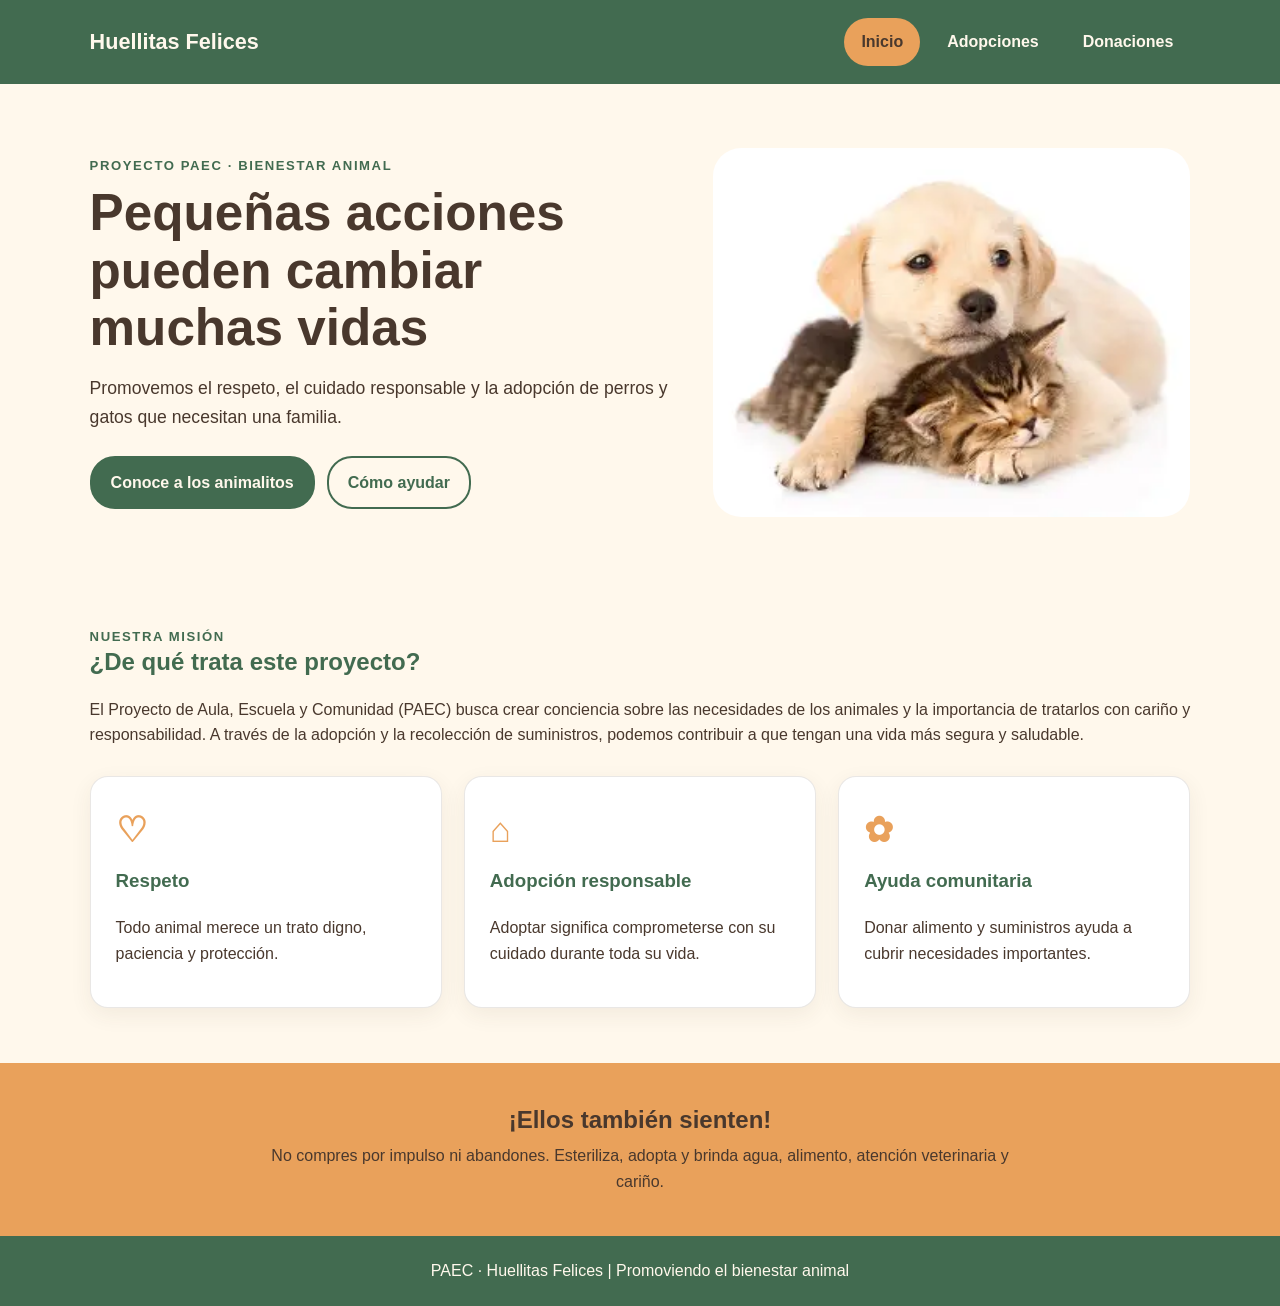
<file: index.html>
<!DOCTYPE html>
<html lang="es">
<head>
    <meta charset="UTF-8">
    <meta name="viewport" content="width=device-width, initial-scale=1.0">
    <meta name="description" content="Proyecto PAEC para promover el bienestar y el cuidado responsable de los animales.">
    <title>PAEC | Bienestar Animal</title>
    <link rel="stylesheet" href="estilo.css">
</head>
<body>
    <!-- Encabezado y menú principal -->
    <header class="encabezado">
        <a class="marca" href="index.html">Huellitas Felices</a>
        <nav aria-label="Navegación principal">
            <ul class="menu">
                <li><a class="activo" href="index.html">Inicio</a></li>
                <li><a href="Adopciones.html">Adopciones</a></li>
                <li><a href="Donaciones.html">Donaciones</a></li>
            </ul>
        </nav>
    </header>

    <!-- Contenido principal de la página de inicio -->
    <main>
        <section class="hero">
            <div class="hero-texto">
                <p class="etiqueta">Proyecto PAEC · Bienestar animal</p>
                <h1>Pequeñas acciones pueden cambiar muchas vidas</h1>
                <p>Promovemos el respeto, el cuidado responsable y la adopción de perros y gatos que necesitan una familia.</p>
                <div class="acciones">
                    <a class="boton" href="Adopciones.html">Conoce a los animalitos</a>
                    <a class="boton boton-secundario" href="Donaciones.html">Cómo ayudar</a>
                </div>
            </div>
            <img class="hero-imagen" src="img/loki.webp"Perro y gato descansando juntos">
        </section>

        <section class="seccion contenido">
            <p class="etiqueta">Nuestra misión</p>
            <h2>¿De qué trata este proyecto?</h2>
            <p>El Proyecto de Aula, Escuela y Comunidad (PAEC) busca crear conciencia sobre las necesidades de los animales y la importancia de tratarlos con cariño y responsabilidad. A través de la adopción y la recolección de suministros, podemos contribuir a que tengan una vida más segura y saludable.</p>
            <div class="tarjetas tres-columnas">
                <article class="tarjeta">
                    <span class="icono" aria-hidden="true">♡</span>
                    <h3>Respeto</h3>
                    <p>Todo animal merece un trato digno, paciencia y protección.</p>
                </article>
                <article class="tarjeta">
                    <span class="icono" aria-hidden="true">⌂</span>
                    <h3>Adopción responsable</h3>
                    <p>Adoptar significa comprometerse con su cuidado durante toda su vida.</p>
                </article>
                <article class="tarjeta">
                    <span class="icono" aria-hidden="true">✿</span>
                    <h3>Ayuda comunitaria</h3>
                    <p>Donar alimento y suministros ayuda a cubrir necesidades importantes.</p>
                </article>
            </div>
        </section>

        <aside class="mensaje">
            <h2>¡Ellos también sienten!</h2>
            <p>No compres por impulso ni abandones. Esteriliza, adopta y brinda agua, alimento, atención veterinaria y cariño.</p>
        </aside>
    </main>

    <!-- Pie de página compartido -->
    <footer class="pie">
        <p>PAEC · Huellitas Felices | Promoviendo el bienestar animal</p>
    </footer>
</body>
</html>
</file>
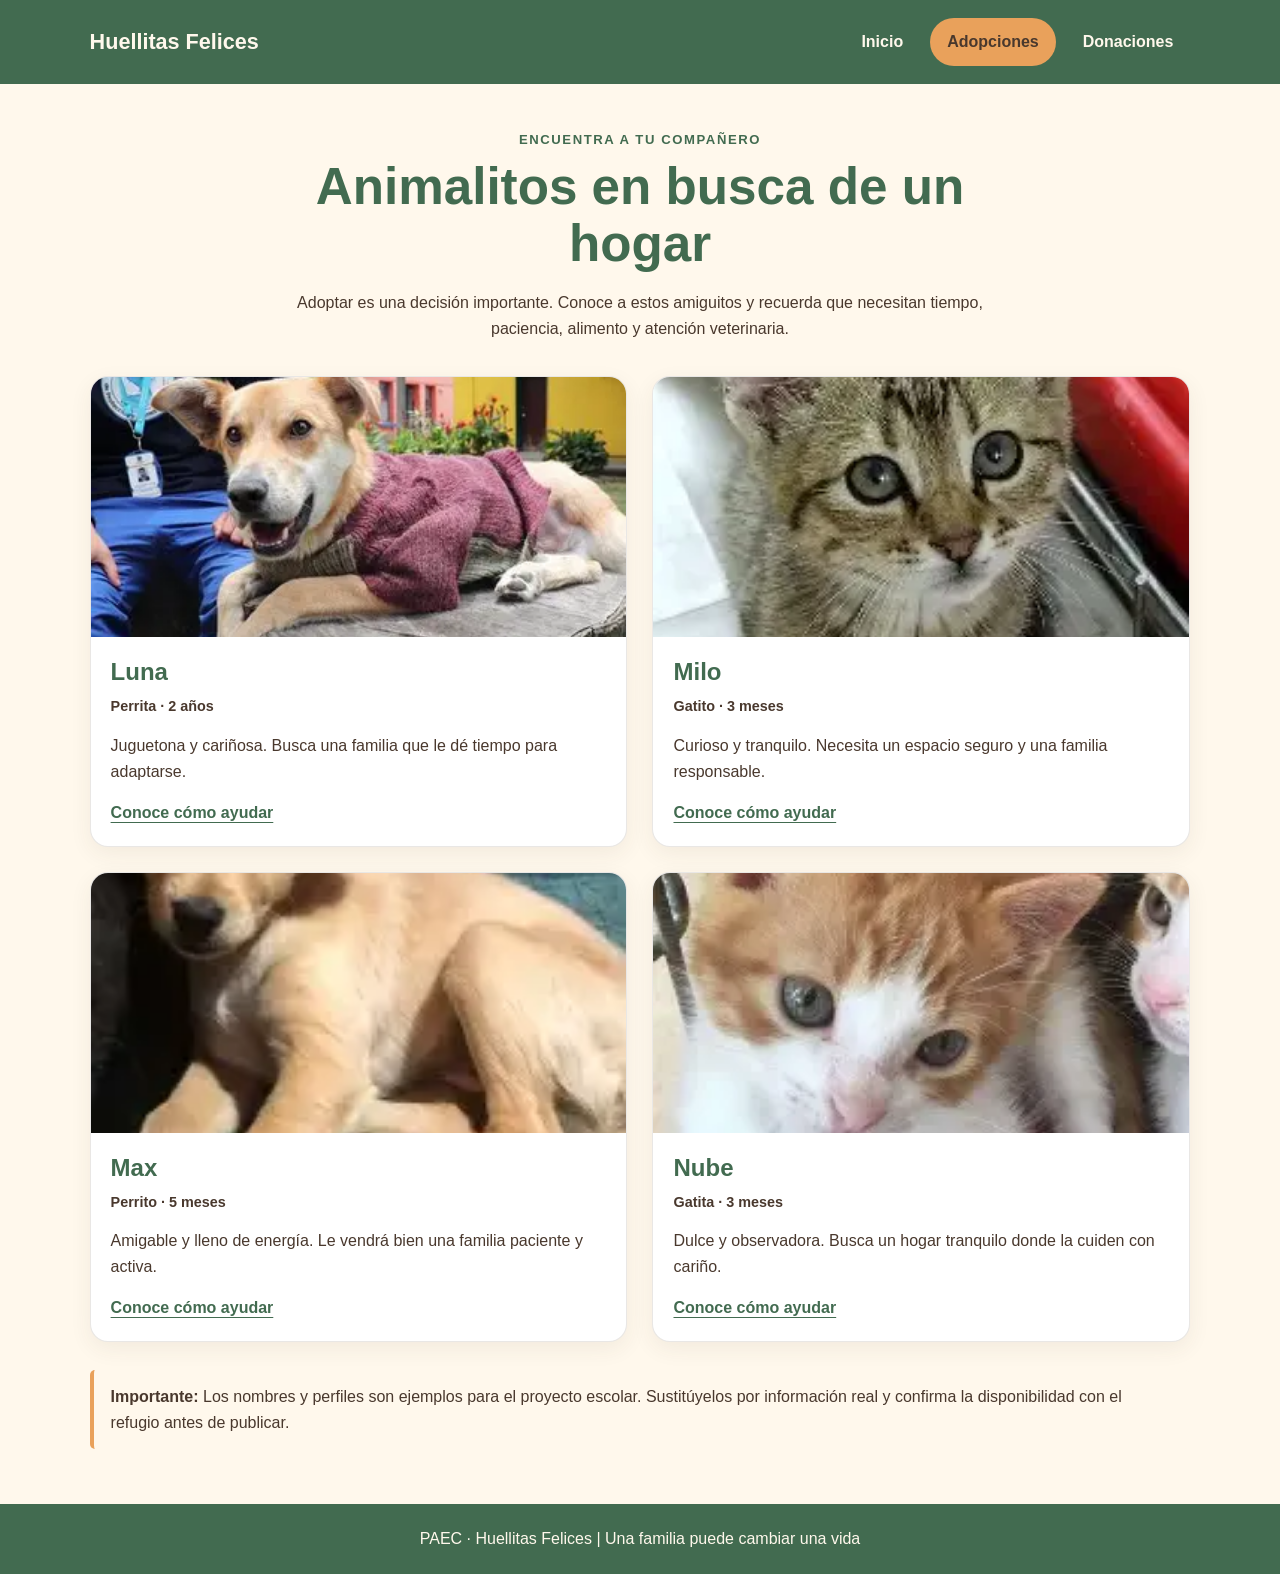
<file: Adopciones.html>
<!DOCTYPE html>
<html lang="es">
<head>
    <meta charset="UTF-8">
    <meta name="viewport" content="width=device-width, initial-scale=1.0">
    <meta name="description" content="Conoce algunos animales que buscan una familia responsable.">
    <title>Adopciones | Huellitas Felices</title>
    <link rel="stylesheet" href="estilo.css">
</head>
<body>
    <!-- Encabezado y menú principal -->
    <header class="encabezado">
        <a class="marca" href="index.html">Huellitas Felices</a>
        <nav aria-label="Navegación principal">
            <ul class="menu">
                <li><a href="index.html">Inicio</a></li>
                <li><a class="activo" href="Adopciones.html">Adopciones</a></li>
                <li><a href="Donaciones.html">Donaciones</a></li>
            </ul>
        </nav>
    </header>

    <!-- Galería de animales -->
    <main class="contenido seccion">
        <section class="introduccion">
            <p class="etiqueta">Encuentra a tu compañero</p>
            <h1>Animalitos en busca de un hogar</h1>
            <p>Adoptar es una decisión importante. Conoce a estos amiguitos y recuerda que necesitan tiempo, paciencia, alimento y atención veterinaria.</p>
        </section>

        <section class="galeria" aria-label="Galería de animales para adopción">
            <article class="tarjeta animal">
                <img src="img/luna.webp" alt="Perrita de color amarilla con blanco">
                <div class="animal-info">
                    <h2>Luna</h2>
                    <p class="dato">Perrita · 2 años</p>
                    <p>Juguetona y cariñosa. Busca una familia que le dé tiempo para adaptarse.</p>
                    <a class="enlace" href="Donaciones.html">Conoce cómo ayudar</a>
                </div>
            </article>

            <article class="tarjeta animal">
                <img src="img/milo.webp" alt="Gatito atigrado llamado Milo">
                <div class="animal-info">
                    <h2>Milo</h2>
                    <p class="dato">Gatito · 3 meses</p>
                    <p>Curioso y tranquilo. Necesita un espacio seguro y una familia responsable.</p>
                    <a class="enlace" href="Donaciones.html">Conoce cómo ayudar</a>
                </div>
            </article>

            <article class="tarjeta animal">
                <img src="img/luka.webp" alt="Perrito café clarito llamado Max">
                <div class="animal-info">
                    <h2>Max</h2>
                    <p class="dato">Perrito · 5 meses</p>
                    <p>Amigable y lleno de energía. Le vendrá bien una familia paciente y activa.</p>
                    <a class="enlace" href="Donaciones.html">Conoce cómo ayudar</a>
                </div>
            </article>

            <article class="tarjeta animal">
                <img src="img/nuve.webp" alt="Gatita amarilla con blanco llamada Nube">
                <div class="animal-info">
                    <h2>Nube</h2>
                    <p class="dato">Gatita · 3 meses</p>
                    <p>Dulce y observadora. Busca un hogar tranquilo donde la cuiden con cariño.</p>
                    <a class="enlace" href="Donaciones.html">Conoce cómo ayudar</a>
                </div>
            </article>
        </section>

        <aside class="nota">
            <strong>Importante:</strong> Los nombres y perfiles son ejemplos para el proyecto escolar. Sustitúyelos por información real y confirma la disponibilidad con el refugio antes de publicar.
        </aside>
    </main>

    <!-- Pie de página -->
    <footer class="pie">
        <p>PAEC · Huellitas Felices | Una familia puede cambiar una vida</p>
    </footer>
</body>
</html>
</file>
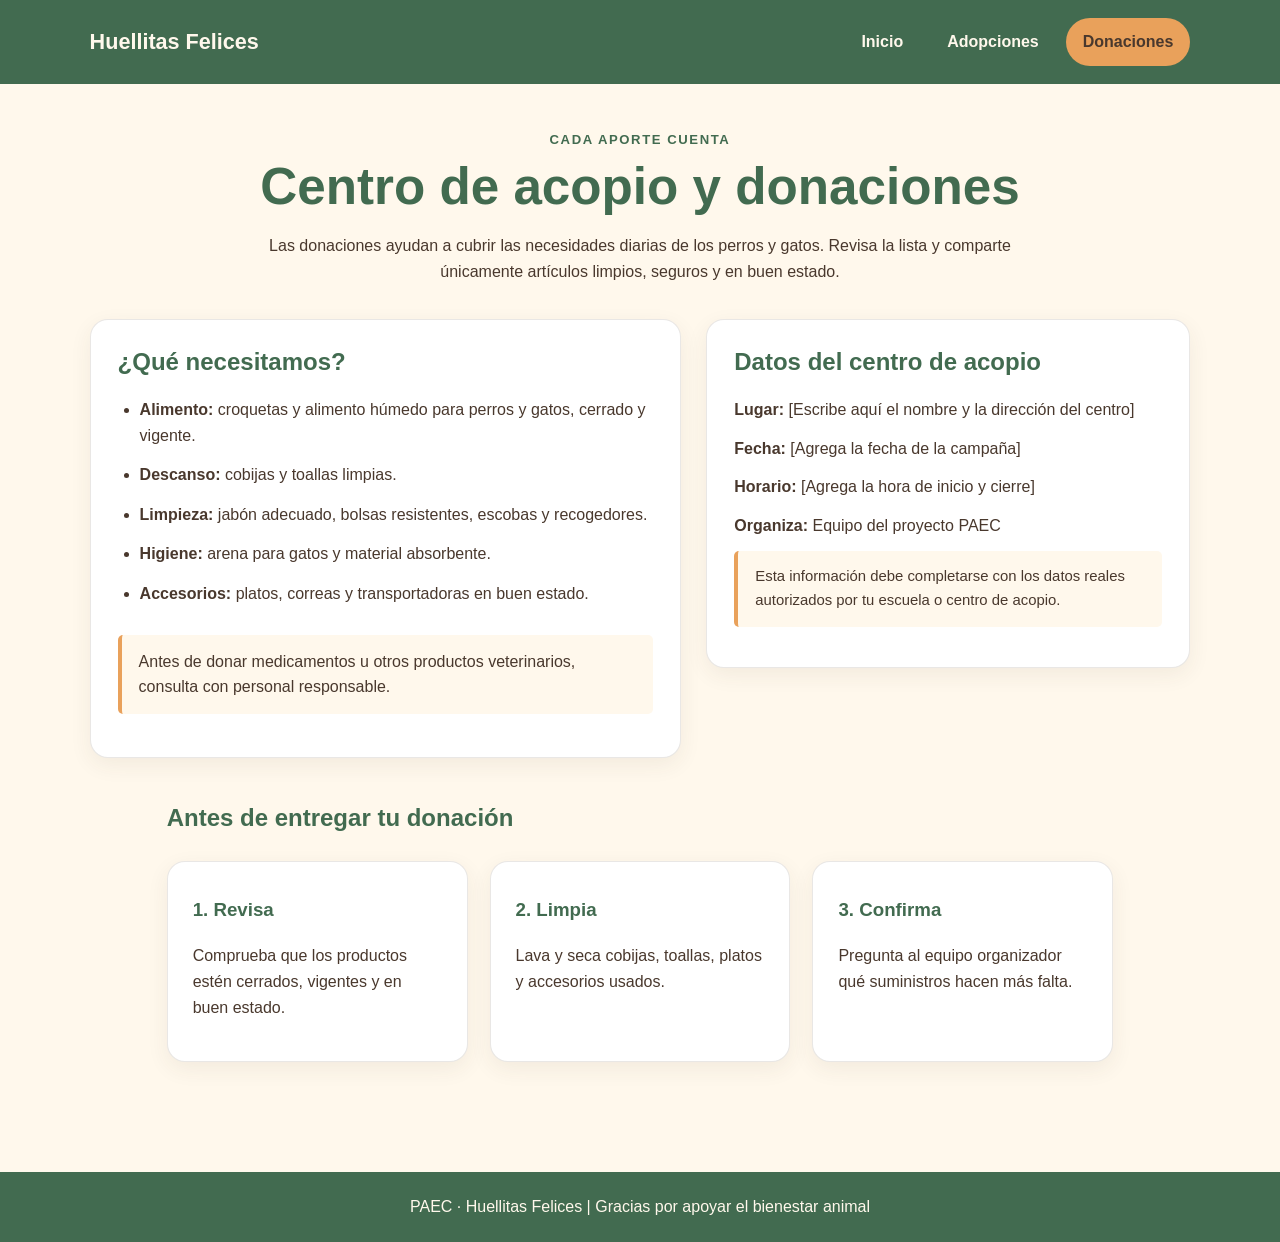
<file: Donaciones.html>
<!DOCTYPE html>
<html lang="es">
<head>
    <meta charset="UTF-8">
    <meta name="viewport" content="width=device-width, initial-scale=1.0">
    <meta name="description" content="Información para colaborar con la recolección de suministros para animales.">
    <title>Donaciones | Huellitas Felices</title>
    <link rel="stylesheet" href="estilo.css">
</head>
<body>
    <!-- Encabezado y menú principal -->
    <header class="encabezado">
        <a class="marca" href="index.html">Huellitas Felices</a>
        <nav aria-label="Navegación principal">
            <ul class="menu">
                <li><a href="index.html">Inicio</a></li>
                <li><a href="Adopciones.html">Adopciones</a></li>
                <li><a class="activo" href="Donaciones.html">Donaciones</a></li>
            </ul>
        </nav>
    </header>

    <!-- Información de suministros y centro de acopio -->
    <main class="contenido seccion">
        <section class="introduccion">
            <p class="etiqueta">Cada aporte cuenta</p>
            <h1>Centro de acopio y donaciones</h1>
            <p>Las donaciones ayudan a cubrir las necesidades diarias de los perros y gatos. Revisa la lista y comparte únicamente artículos limpios, seguros y en buen estado.</p>
        </section>

        <section class="donacion-layout">
            <article class="tarjeta bloque">
                <h2>¿Qué necesitamos?</h2>
                <ul class="lista-necesidades">
                    <li><strong>Alimento:</strong> croquetas y alimento húmedo para perros y gatos, cerrado y vigente.</li>
                    <li><strong>Descanso:</strong> cobijas y toallas limpias.</li>
                    <li><strong>Limpieza:</strong> jabón adecuado, bolsas resistentes, escobas y recogedores.</li>
                    <li><strong>Higiene:</strong> arena para gatos y material absorbente.</li>
                    <li><strong>Accesorios:</strong> platos, correas y transportadoras en buen estado.</li>
                </ul>
                <p class="nota">Antes de donar medicamentos u otros productos veterinarios, consulta con personal responsable.</p>
            </article>

            <article class="tarjeta bloque centro-acopio">
                <h2>Datos del centro de acopio</h2>
                <p><strong>Lugar:</strong> [Escribe aquí el nombre y la dirección del centro]</p>
                <p><strong>Fecha:</strong> [Agrega la fecha de la campaña]</p>
                <p><strong>Horario:</strong> [Agrega la hora de inicio y cierre]</p>
                <p><strong>Organiza:</strong> Equipo del proyecto PAEC</p>
                <p class="aviso">Esta información debe completarse con los datos reales autorizados por tu escuela o centro de acopio.</p>
            </article>
        </section>

        <section class="seccion">
            <h2>Antes de entregar tu donación</h2>
            <div class="tarjetas tres-columnas">
                <article class="tarjeta">
                    <h3>1. Revisa</h3>
                    <p>Comprueba que los productos estén cerrados, vigentes y en buen estado.</p>
                </article>
                <article class="tarjeta">
                    <h3>2. Limpia</h3>
                    <p>Lava y seca cobijas, toallas, platos y accesorios usados.</p>
                </article>
                <article class="tarjeta">
                    <h3>3. Confirma</h3>
                    <p>Pregunta al equipo organizador qué suministros hacen más falta.</p>
                </article>
            </div>
        </section>
    </main>

    <!-- Pie de página -->
    <footer class="pie">
        <p>PAEC · Huellitas Felices | Gracias por apoyar el bienestar animal</p>
    </footer>
</body>
</html>
</file>
<file: estilo.css>
/* =====================================================
   PAEC: HUELLITAS FELICES
   Hoja de estilos compartida por las tres páginas
   Paleta: verde, crema, café y naranja suave
   ===================================================== */

/* 1. Ajustes generales */
:root {
    --verde: #426B50;
    --crema: #FFF8EC;
    --cafe: #49382D;
    --naranja: #E9A15B;
}

* {
    box-sizing: border-box;
}

html {
    scroll-behavior: smooth;
}

body {
    margin: 0;
    background: var(--crema);
    color: var(--cafe);
    font-family: Arial, Helvetica, sans-serif;
    font-size: 16px;
    line-height: 1.6;
}

img {
    display: block;
    max-width: 100%;
}

a {
    color: inherit;
}

/* 2. Encabezado y navegación */
.encabezado {
    display: flex;
    align-items: center;
    justify-content: space-between;
    gap: 24px;
    padding: 18px 7%;
    background: var(--verde);
    color: var(--crema);
}

.marca {
    font-size: 1.35rem;
    font-weight: 800;
    text-decoration: none;
    white-space: nowrap;
}

.menu {
    display: flex;
    flex-wrap: wrap;
    gap: 10px;
    margin: 0;
    padding: 0;
    list-style: none;
}

.menu a {
    display: inline-block;
    padding: 9px 15px;
    border: 2px solid transparent;
    border-radius: 24px;
    color: var(--crema);
    font-weight: 700;
    text-decoration: none;
    transition: background 0.2s ease, color 0.2s ease;
}

.menu a:hover,
.menu a:focus-visible,
.menu a.activo {
    background: var(--naranja);
    color: var(--cafe);
}

/* 3. Sección principal de bienvenida */
.hero {
    display: grid;
    grid-template-columns: 1.1fr 0.9fr;
    align-items: center;
    gap: 40px;
    padding: 64px 7%;
}

.hero-texto h1,
.introduccion h1 {
    margin: 8px 0 18px;
    font-size: clamp(2rem, 4vw, 3.3rem);
    line-height: 1.12;
}

.hero-texto > p:not(.etiqueta) {
    max-width: 620px;
    font-size: 1.1rem;
}

.etiqueta {
    margin: 0;
    color: var(--verde);
    font-size: 0.82rem;
    font-weight: 800;
    letter-spacing: 0.12em;
    text-transform: uppercase;
}

.hero-imagen {
    width: 100%;
    min-height: 280px;
    max-height: 410px;
    border-radius: 28px;
    object-fit: cover;
    background: var(--naranja);
}

.acciones {
    display: flex;
    flex-wrap: wrap;
    gap: 12px;
    margin-top: 25px;
}

/* 4. Botones y enlaces */
.boton {
    display: inline-block;
    padding: 12px 19px;
    border: 2px solid var(--verde);
    border-radius: 25px;
    background: var(--verde);
    color: var(--crema);
    font-weight: 700;
    text-decoration: none;
}

.boton:hover,
.boton:focus-visible {
    background: var(--naranja);
    border-color: var(--naranja);
    color: var(--cafe);
}

.boton-secundario {
    background: transparent;
    color: var(--verde);
}

/* 5. Contenedores, títulos y tarjetas */
.contenido,
.seccion {
    width: min(1120px, 86%);
    margin-right: auto;
    margin-left: auto;
}

.seccion {
    padding-top: 45px;
    padding-bottom: 55px;
}

h2 {
    margin-top: 0;
    line-height: 1.25;
}

.seccion > h2,
.introduccion h1 {
    color: var(--verde);
}

.introduccion {
    max-width: 760px;
    margin: 0 auto 35px;
    text-align: center;
}

.introduccion p:last-child {
    margin-bottom: 0;
}

.tarjetas {
    display: grid;
    gap: 22px;
    margin-top: 28px;
}

.tres-columnas {
    grid-template-columns: repeat(3, minmax(0, 1fr));
}

.tarjeta {
    overflow: hidden;
    border: 1px solid rgba(73, 56, 45, 0.12);
    border-radius: 18px;
    background: #FFFFFF;
    box-shadow: 0 7px 22px rgba(73, 56, 45, 0.07);
}

.tres-columnas .tarjeta {
    padding: 25px;
}

.tarjeta h3 {
    margin-top: 8px;
    color: var(--verde);
}

.icono {
    color: var(--naranja);
    font-size: 2.2rem;
    font-weight: 800;
}

/* 6. Mensaje de concientización */
.mensaje {
    margin: 0;
    padding: 42px 7%;
    background: var(--naranja);
    text-align: center;
}

.mensaje h2 {
    margin-bottom: 8px;
}

.mensaje p {
    max-width: 750px;
    margin: 0 auto;
}

/* 7. Galería de adopciones */
.galeria {
    display: grid;
    grid-template-columns: repeat(2, minmax(0, 1fr));
    gap: 25px;
}

.animal img {
    width: 100%;
    height: 260px;
    background: var(--naranja);
    object-fit: cover;
}

.animal-info {
    padding: 20px;
}

.animal-info h2 {
    margin-bottom: 2px;
    color: var(--verde);
}

.animal-info p {
    margin-top: 8px;
}

.dato {
    font-size: 0.9rem;
    font-weight: 700;
}

.enlace {
    color: var(--verde);
    font-weight: 800;
    text-underline-offset: 4px;
}

.nota,
.aviso {
    padding: 14px 17px;
    border-left: 4px solid var(--naranja);
    border-radius: 5px;
    background: var(--crema);
}

.nota {
    margin-top: 28px;
}

/* 8. Página de donaciones */
.donacion-layout {
    display: grid;
    grid-template-columns: 1.1fr 0.9fr;
    gap: 25px;
    align-items: start;
}

.bloque {
    padding: 27px;
}

.bloque h2 {
    color: var(--verde);
}

.lista-necesidades {
    padding-left: 22px;
}

.lista-necesidades li {
    margin-bottom: 14px;
}

.centro-acopio p {
    margin: 13px 0;
}

.aviso {
    margin-top: 20px;
    font-size: 0.93rem;
}

/* 9. Pie de página */
.pie {
    padding: 22px 7%;
    background: var(--verde);
    color: var(--crema);
    text-align: center;
}

.pie p {
    margin: 0;
}

/* 10. Adaptación a celulares y tabletas */
@media (max-width: 760px) {
    .encabezado {
        flex-direction: column;
        padding: 18px 5%;
    }

    .menu {
        justify-content: center;
    }

    .menu a {
        padding: 8px 12px;
    }

    .hero {
        grid-template-columns: 1fr;
        padding: 42px 7%;
    }

    .hero-imagen {
        min-height: 220px;
    }

    .tres-columnas,
    .galeria,
    .donacion-layout {
        grid-template-columns: 1fr;
    }

    .contenido,
    .seccion {
        width: 90%;
    }
}
</file>
